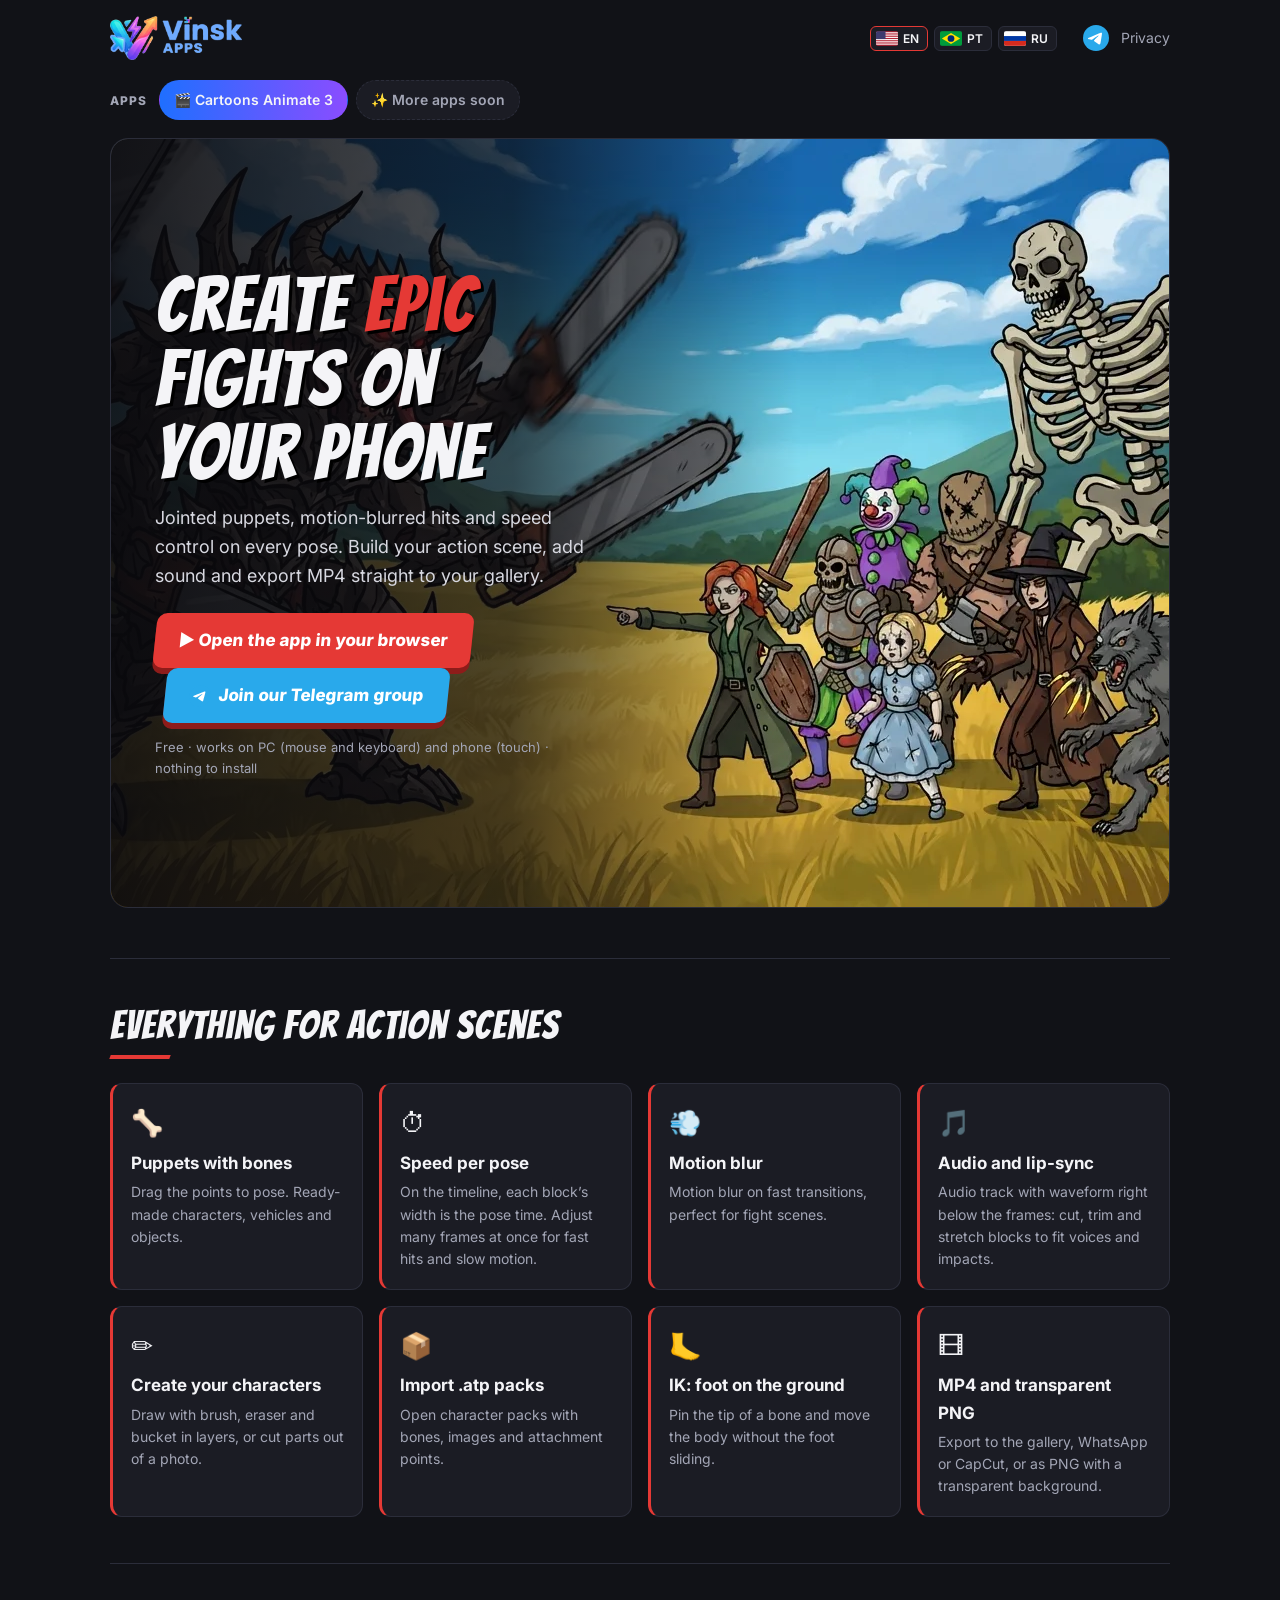
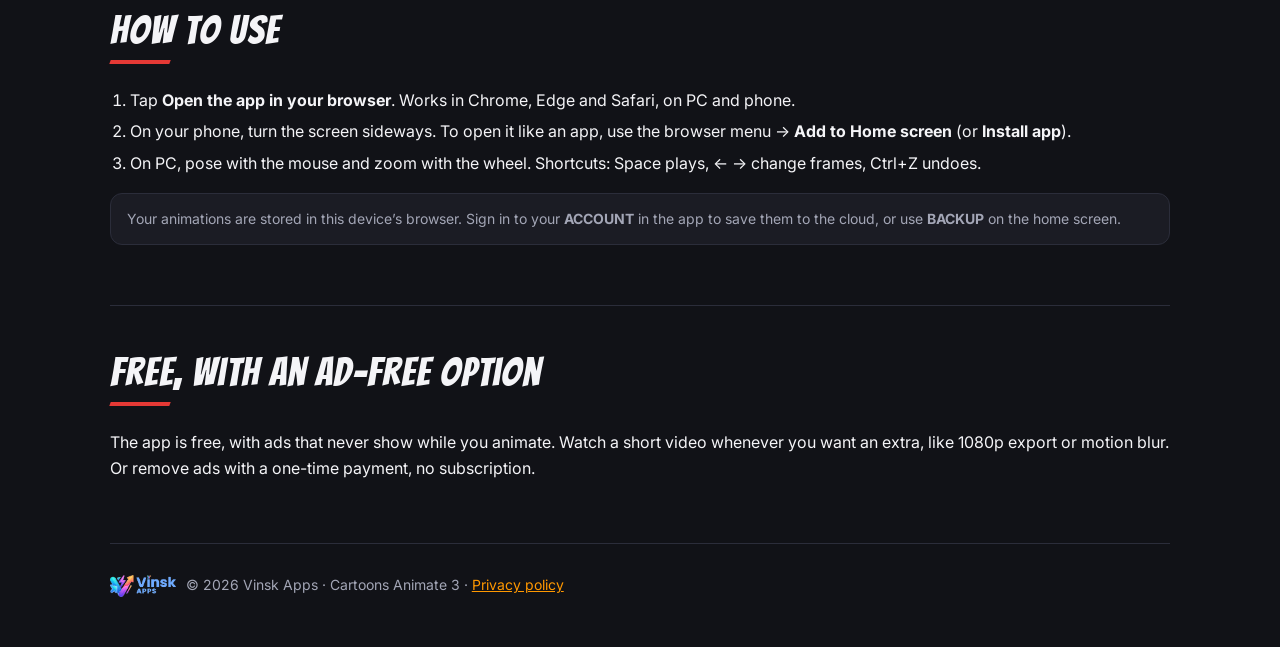
<file: index.html>
<!doctype html>
<html lang="pt-BR">
<head>
<meta charset="utf-8">
<script async src="gtag.js"></script>
<meta name="google-adsense-account" content="ca-pub-1023206547211800">
<meta name="viewport" content="width=device-width, initial-scale=1">
<title>Cartoons Animate 3 — cenas de ação 2D no celular</title>
<meta name="description" content="Crie lutas e cenas de ação 2D no celular com bonecos articulados, timeline com controle de velocidade, motion blur, áudio e exportação em MP4.">
<meta property="og:title" content="Cartoons Animate 3 — cenas de ação 2D no celular">
<meta property="og:description" content="Bonecos com ossos, timeline com velocidade por pose, motion blur, lip-sync e exportação MP4. Grátis para Android.">
<link rel="icon" href="favicon.png">
<link rel="preconnect" href="https://fonts.googleapis.com"><link rel="preconnect" href="https://fonts.gstatic.com" crossorigin>
<link href="https://fonts.googleapis.com/css2?family=Bangers&family=Inter:wght@400;600;800&display=swap" rel="stylesheet">
<style>
  :root { --bg: #111217; --panel: #1b1c24; --ink: #f4f4f7; --muted: #a3a6b6; --red: #E53935; --orange: #FF9800; --cyan: #29B6F6; --line: #2b2d3a; }
  * { box-sizing: border-box; }
  body { margin: 0; background: var(--bg); color: var(--ink); font: 16px/1.6 Inter, system-ui, sans-serif; }
  a { color: var(--orange); }
  .wrap { max-width: 1100px; margin: 0 auto; padding: 0 20px; }
  nav { display: flex; align-items: center; gap: 12px; padding: 16px 0; }
  .logo { font: 28px/1 Bangers, Impact, sans-serif; letter-spacing: 1px; display: flex; align-items: center; gap: 10px; }
  .logo i { width: 36px; height: 36px; border-radius: 8px; background: var(--red); display: grid; place-items: center; font: 800 16px Inter, sans-serif; font-style: normal; color: #fff; transform: skew(-8deg); }
  nav .sp { flex: 1; } nav a { color: var(--muted); text-decoration: none; font-size: 14px; }
  .hero { position: relative; border-radius: 18px; overflow: hidden; border: 1px solid var(--line); margin-bottom: 50px; }
  .hero img { display: block; width: 100%; aspect-ratio: 16/9; object-fit: cover; }
  .hero::after { content: ''; position: absolute; inset: 0; background: linear-gradient(90deg, rgba(10,10,14,.92) 0%, rgba(10,10,14,.7) 38%, rgba(10,10,14,0) 65%); pointer-events: none; }
  .hero .copy { position: absolute; z-index: 1; left: 0; top: 0; bottom: 0; width: min(50%, 520px); padding: clamp(18px, 4vw, 44px); display: flex; flex-direction: column; justify-content: center; }
  h1 { font: clamp(40px, 6.4vw, 78px)/.95 Bangers, Impact, sans-serif; letter-spacing: 1.5px; margin: 0 0 14px; text-shadow: 3px 3px 0 #000; }
  h1 span { color: var(--red); }
  .lead { color: #d7d8e0; font-size: clamp(14px, 1.6vw, 18px); margin: 0 0 22px; }
  .btn { display: inline-flex; align-self: flex-start; align-items: center; gap: 10px; background: var(--red); color: #fff; text-decoration: none; font-weight: 800; padding: 14px 24px; border-radius: 10px; font-size: 17px; box-shadow: 0 6px 0 #8e1c1a; transform: skew(-6deg); }
  .btn:hover { background: #f04b47; } .btn:active { transform: skew(-6deg) translateY(4px); box-shadow: 0 2px 0 #8e1c1a; }
  .meta { color: var(--muted); font-size: 13px; margin-top: 14px; }
  section { padding: 46px 0; border-top: 1px solid var(--line); }
  h2 { font: 40px/1 Bangers, Impact, sans-serif; letter-spacing: 1px; margin: 0 0 24px; }
  h2::after { content: ''; display: block; width: 60px; height: 4px; background: var(--red); margin-top: 10px; transform: skew(-20deg); }
  .feats { display: grid; grid-template-columns: repeat(auto-fill, minmax(240px, 1fr)); gap: 16px; }
  .feat { background: var(--panel); border: 1px solid var(--line); border-left: 3px solid var(--red); border-radius: 12px; padding: 18px; }
  .feat .ic { font-size: 26px; } .feat h3 { margin: 6px 0 4px; font-size: 17px; } .feat p { margin: 0; color: var(--muted); font-size: 14px; }
  ol.steps { padding-left: 20px; } ol.steps li { margin: 6px 0; }
  .note { background: var(--panel); border: 1px solid var(--line); border-radius: 12px; padding: 14px 16px; color: var(--muted); font-size: 14px; }
  footer { padding: 30px 0 50px; color: var(--muted); font-size: 14px; border-top: 1px solid var(--line); }
  @media (max-width: 760px) {
    .hero::after { background: linear-gradient(0deg, rgba(10,10,14,.95) 0%, rgba(10,10,14,.4) 70%, rgba(10,10,14,0) 100%); }
    .hero img { aspect-ratio: 4/5; object-position: 30% center; }
    .hero .copy { width: 100%; top: auto; }
  }
</style>
</head>
<body>
<div class="wrap">
  <nav><a class="brand" href="./" title="Vinsk Apps"><img src="logo-light.png" alt="Vinsk Apps"></a><div class="sp"></div><span id="langs"></span><a class="tg-nav" href="https://t.me/+FSHwICAIk741MDMx" target="_blank" rel="noopener" title="Telegram"><img src="telegram.svg" alt="Telegram"></a><a href="privacidade.html" data-t="priv">Privacidade</a></nav>
  <!-- Barra de apps: para adicionar um app novo, inclua uma linha na lista APPS no script no fim da página -->
  <div class="appbar" id="appbar" aria-label="Apps"></div>

  <div class="hero">
    <img src="hero.webp" alt="Monstro de motosserras enfrenta um grupo de monstros em animação 2D" width="1376" height="768">
    <div class="copy">
      <h1 data-t="h1">Crie lutas <span>épicas</span> no celular</h1>
      <p class="lead" data-t="lead">Bonecos articulados, golpes com motion blur e controle de velocidade em cada pose. Monte sua cena de ação, coloque som e exporte em MP4 direto para a galeria.</p>
      <a class="btn" id="dl" href="app/" data-t="btn">▶ Abrir o app no navegador</a>
      <a class="btn tg-btn" href="https://t.me/+FSHwICAIk741MDMx" target="_blank" rel="noopener"><img src="telegram.svg" alt=""> <span data-t="tg">Entre no grupo do Telegram</span></a>
      <div class="meta" data-t="meta">Grátis · funciona no PC (mouse e teclado) e no celular (toque) · sem instalar nada</div>
    </div>
  </div>

  <section>
    <h2 data-t="h2a">Tudo para cenas de ação</h2>
    <div class="feats">
      <div class="feat"><div class="ic">🦴</div><h3 data-t="f1t">Bonecos com ossos</h3><p data-t="f1p">Arraste os pontos para posar. Personagens, veículos e objetos prontos para usar.</p></div>
      <div class="feat"><div class="ic">⏱</div><h3 data-t="f2t">Velocidade por pose</h3><p data-t="f2p">Na timeline, a largura de cada bloco é o tempo da pose. Ajuste vários quadros de uma vez para golpes rápidos e câmera lenta.</p></div>
      <div class="feat"><div class="ic">💨</div><h3 data-t="f3t">Motion blur</h3><p data-t="f3p">Desfoque de movimento nas transições rápidas, ideal para cenas de luta.</p></div>
      <div class="feat"><div class="ic">🎵</div><h3 data-t="f4t">Áudio e lip-sync</h3><p data-t="f4p">Faixa de áudio com forma de onda logo abaixo dos quadros: corte, apare e estique os blocos para encaixar falas e impactos.</p></div>
      <div class="feat"><div class="ic">✏</div><h3 data-t="f5t">Crie seus personagens</h3><p data-t="f5p">Desenhe com pincel, borracha e balde em camadas, ou recorte partes de uma foto.</p></div>
      <div class="feat"><div class="ic">📦</div><h3 data-t="f6t">Importe packs .atp</h3><p data-t="f6p">Abra pacotes de personagens com ossos, imagens e pontos de encaixe.</p></div>
      <div class="feat"><div class="ic">🦶</div><h3 data-t="f7t">IK: pé no chão</h3><p data-t="f7p">Trave a ponta de um osso e mova o corpo sem o pé escorregar.</p></div>
      <div class="feat"><div class="ic">🎞</div><h3 data-t="f8t">MP4 e PNG transparente</h3><p data-t="f8p">Exporte para a galeria, WhatsApp ou CapCut, ou em PNG com fundo transparente.</p></div>
    </div>
  </section>

  <section>
    <h2 data-t="h2b">Como usar</h2>
    <ol class="steps">
      <li data-t="li1">Toque em <b>Abrir o app no navegador</b>. Funciona no Chrome, Edge e Safari, no PC e no celular.</li>
      <li data-t="li2">No celular, deite a tela. Para abrir como um app, use o menu do navegador → <b>Adicionar à tela inicial</b> (ou <b>Instalar app</b>).</li>
      <li data-t="li3">No PC, use o mouse para posar e a roda para dar zoom. Atalhos: Espaço joga, ← → trocam de quadro, Ctrl+Z desfaz.</li>
    </ol>
    <p class="note" data-t="note">Suas animações ficam guardadas no navegador deste aparelho. Entre na sua <b>CONTA</b> no app para salvar na nuvem, ou use <b>BACKUP</b> na tela inicial.</p>
  </section>

  <section>
    <h2 data-t="h2c">Grátis, com uma opção sem anúncios</h2>
    <p data-t="free">O app é gratuito, com anúncios que nunca aparecem enquanto você anima. Você pode assistir a um vídeo curto quando quiser liberar algo extra, como exportar em 1080p ou usar o motion blur. Quem preferir pode remover os anúncios com um pagamento único, sem assinatura.</p>
  </section>

  <footer><img class="foot-logo" src="logo-light.png" alt="Vinsk Apps"> © <span id="y"></span> Vinsk Apps · Cartoons Animate 3 · <a href="privacidade.html" data-t="priv2">Política de privacidade</a></footer>
</div>
<script>document.getElementById('y').textContent = new Date().getFullYear();</script>
<style>
#langs { display: inline-flex; gap: 6px; margin-right: 14px; }
#langs button { display: inline-flex; align-items: center; gap: 5px; background: var(--panel); color: var(--ink); border: 1px solid var(--line); border-radius: 6px; padding: 4px 8px 4px 5px; font: 600 12px Inter, sans-serif; cursor: pointer; }
#langs button.on { border-color: var(--red); }
.brand img { display: block; height: 44px; width: auto; }
.appbar { display: flex; gap: 8px; overflow-x: auto; padding: 4px 0 18px; scrollbar-width: none; }
.appbar::-webkit-scrollbar { display: none; }
.appbar a { flex: none; display: inline-flex; align-items: center; gap: 8px; padding: 8px 14px; border-radius: 999px; background: var(--panel); border: 1px solid var(--line); color: var(--ink); text-decoration: none; font-size: 14px; font-weight: 600; white-space: nowrap; }
.appbar a:hover { border-color: #4C8DFF; }
.appbar a.on { background: linear-gradient(90deg, #1f6fff, #8a4dff); border-color: transparent; }
.appbar a.soon { color: var(--muted); border-style: dashed; pointer-events: none; }
.appbar .lbl { color: var(--muted); font-size: 12px; font-weight: 800; letter-spacing: .08em; text-transform: uppercase; align-self: center; margin-right: 4px; flex: none; }
.tg-nav img { display: block; width: 26px; height: 26px; }
.tg-btn { background: #29A9EB !important; margin-left: 10px; display: inline-flex; align-items: center; gap: 8px; }
.tg-btn img { width: 22px; height: 22px; }
@media (max-width: 560px) { .tg-btn { margin: 10px 0 0; } }
.foot-logo { height: 22px; vertical-align: middle; margin-right: 6px; }
@media (max-width: 560px) { .brand img { height: 34px; } #langs button { padding: 3px 5px; } }
#langs svg { width: 22px; height: 15px; border-radius: 2px; display: block; }
</style>
<script>
(function () {
  var D = {"en": {"tg": "Join our Telegram group", "h1": "Create <span>epic</span> fights on your phone", "lead": "Jointed puppets, motion-blurred hits and speed control on every pose. Build your action scene, add sound and export MP4 straight to your gallery.", "btn": "▶ Open the app in your browser", "meta": "Free · works on PC (mouse and keyboard) and phone (touch) · nothing to install", "h2a": "Everything for action scenes", "f1t": "Puppets with bones", "f1p": "Drag the points to pose. Ready-made characters, vehicles and objects.", "f2t": "Speed per pose", "f2p": "On the timeline, each block’s width is the pose time. Adjust many frames at once for fast hits and slow motion.", "f3t": "Motion blur", "f3p": "Motion blur on fast transitions, perfect for fight scenes.", "f4t": "Audio and lip-sync", "f4p": "Audio track with waveform right below the frames: cut, trim and stretch blocks to fit voices and impacts.", "f5t": "Create your characters", "f5p": "Draw with brush, eraser and bucket in layers, or cut parts out of a photo.", "f6t": "Import .atp packs", "f6p": "Open character packs with bones, images and attachment points.", "f7t": "IK: foot on the ground", "f7p": "Pin the tip of a bone and move the body without the foot sliding.", "f8t": "MP4 and transparent PNG", "f8p": "Export to the gallery, WhatsApp or CapCut, or as PNG with a transparent background.", "h2b": "How to use", "li1": "Tap <b>Open the app in your browser</b>. Works in Chrome, Edge and Safari, on PC and phone.", "li2": "On your phone, turn the screen sideways. To open it like an app, use the browser menu → <b>Add to Home screen</b> (or <b>Install app</b>).", "li3": "On PC, pose with the mouse and zoom with the wheel. Shortcuts: Space plays, ← → change frames, Ctrl+Z undoes.", "note": "Your animations are stored in this device’s browser. Sign in to your <b>ACCOUNT</b> in the app to save them to the cloud, or use <b>BACKUP</b> on the home screen.", "h2c": "Free, with an ad-free option", "free": "The app is free, with ads that never show while you animate. Watch a short video whenever you want an extra, like 1080p export or motion blur. Or remove ads with a one-time payment, no subscription.", "priv": "Privacy", "priv2": "Privacy policy"}, "ru": {"tg": "Вступайте в группу в Telegram", "h1": "Создавайте <span>эпичные</span> драки на телефоне", "lead": "Шарнирные персонажи, удары с размытием движения и скорость каждой позы. Соберите экшен-сцену, добавьте звук и экспортируйте MP4 прямо в галерею.", "btn": "▶ Открыть приложение в браузере", "meta": "Бесплатно · ПК (мышь и клавиатура) и телефон (касания) · ничего не нужно устанавливать", "h2a": "Всё для экшен-сцен", "f1t": "Персонажи с костями", "f1p": "Тяните точки, чтобы ставить позы. Готовые персонажи, транспорт и предметы.", "f2t": "Скорость каждой позы", "f2p": "На таймлайне ширина блока — это время позы. Меняйте сразу много кадров для быстрых ударов и замедления.", "f3t": "Размытие движения", "f3p": "Размытие на быстрых переходах — идеально для драк.", "f4t": "Звук и липсинк", "f4p": "Аудиодорожка с волной под кадрами: режьте, обрезайте и растягивайте блоки под голос и удары.", "f5t": "Создавайте персонажей", "f5p": "Рисуйте кистью, ластиком и заливкой по слоям или вырезайте части из фото.", "f6t": "Импорт паков .atp", "f6p": "Открывайте паки персонажей с костями, изображениями и точками крепления.", "f7t": "IK: нога на земле", "f7p": "Закрепите конец кости и двигайте тело — нога не скользит.", "f8t": "MP4 и прозрачный PNG", "f8p": "Экспорт в галерею, WhatsApp или CapCut, либо PNG с прозрачным фоном.", "h2b": "Как пользоваться", "li1": "Нажмите <b>Открыть приложение в браузере</b>. Работает в Chrome, Edge и Safari на ПК и телефоне.", "li2": "На телефоне поверните экран. Чтобы открыть как приложение: меню браузера → <b>Добавить на главный экран</b> (или <b>Установить</b>).", "li3": "На ПК позируйте мышью, масштаб — колесом. Клавиши: Пробел — играть, ← → — кадры, Ctrl+Z — отменить.", "note": "Анимации хранятся в браузере этого устройства. Войдите в <b>АККАУНТ</b> в приложении, чтобы хранить их в облаке, или используйте <b>КОПИЯ</b> на главном экране.", "h2c": "Бесплатно, с вариантом без рекламы", "free": "Приложение бесплатное, реклама никогда не мешает анимировать. Посмотрите короткое видео, чтобы открыть экстра-функции, например экспорт 1080p или размытие. Или уберите рекламу разовым платежом, без подписки.", "priv": "Конфиденциальность", "priv2": "Политика конфиденциальности"}, "es": {"h1": "Crea peleas <span>épicas</span> en tu teléfono", "lead": "Muñecos articulados, golpes con desenfoque de movimiento y control de velocidad en cada pose. Arma tu escena de acción, añade sonido y exporta en MP4 directo a tu galería.", "btn": "▶ Abrir la app en el navegador", "meta": "Gratis · en PC (ratón y teclado) y en el móvil (táctil) · sin instalar nada", "h2a": "Todo para escenas de acción", "f1t": "Muñecos con huesos", "f1p": "Arrastra los puntos para posar. Personajes, vehículos y objetos listos para usar.", "f2t": "Velocidad por pose", "f2p": "En la línea de tiempo, el ancho de cada bloque es el tiempo de la pose. Ajusta muchos cuadros a la vez para golpes rápidos y cámara lenta.", "f3t": "Desenfoque de movimiento", "f3p": "Desenfoque en las transiciones rápidas, ideal para peleas.", "f4t": "Audio y lip-sync", "f4p": "Pista de audio con forma de onda bajo los cuadros: corta, recorta y estira bloques para encajar voces e impactos.", "f5t": "Crea tus personajes", "f5p": "Dibuja con pincel, borrador y relleno en capas, o recorta partes de una foto.", "f6t": "Importa packs .atp", "f6p": "Abre packs de personajes con huesos, imágenes y puntos de enganche.", "f7t": "IK: pie en el suelo", "f7p": "Fija la punta de un hueso y mueve el cuerpo sin que el pie resbale.", "f8t": "MP4 y PNG transparente", "f8p": "Exporta a la galería, WhatsApp o CapCut, o en PNG con fondo transparente.", "h2b": "Cómo usar", "li1": "Toca <b>Abrir la app en el navegador</b>. Funciona en Chrome, Edge y Safari, en PC y móvil.", "li2": "En el móvil, gira la pantalla. Para abrirla como app, usa el menú del navegador → <b>Añadir a pantalla de inicio</b> (o <b>Instalar app</b>).", "li3": "En PC, posa con el ratón y haz zoom con la rueda. Atajos: Espacio reproduce, ← → cambian de cuadro, Ctrl+Z deshace.", "note": "Tus animaciones se guardan en el navegador de este dispositivo. Entra en tu <b>CUENTA</b> en la app para guardarlas en la nube, o usa <b>COPIA</b> en la pantalla de inicio.", "h2c": "Gratis, con opción sin anuncios", "free": "La app es gratis, con anuncios que nunca aparecen mientras animas. Mira un video corto cuando quieras un extra, como exportar en 1080p o el desenfoque. O quita los anuncios con un pago único, sin suscripción.", "priv": "Privacidad", "priv2": "Política de privacidad"}, "th": {"h1": "สร้างฉากต่อสู้<span>สุดมันส์</span>บนมือถือ", "lead": "ตัวละครข้อต่อ หมัดพร้อมโมชันเบลอ และปรับความเร็วได้ทุกท่า สร้างฉากแอ็กชัน ใส่เสียง แล้วส่งออก MP4 ลงแกลเลอรีได้ทันที", "btn": "▶ เปิดแอปในเบราว์เซอร์", "meta": "ฟรี · ใช้ได้บน PC (เมาส์และคีย์บอร์ด) และมือถือ (สัมผัส) · ไม่ต้องติดตั้ง", "h2a": "ครบทุกอย่างสำหรับฉากแอ็กชัน", "f1t": "ตัวละครมีกระดูก", "f1p": "ลากจุดเพื่อจัดท่า มีตัวละคร ยานพาหนะ และวัตถุพร้อมใช้", "f2t": "ความเร็วแต่ละท่า", "f2p": "บนไทม์ไลน์ ความกว้างของบล็อกคือเวลาของท่า ปรับหลายเฟรมพร้อมกันเพื่อหมัดเร็วและสโลว์โมชัน", "f3t": "โมชันเบลอ", "f3p": "เบลอการเคลื่อนไหวในช่วงเปลี่ยนเร็ว เหมาะกับฉากต่อสู้", "f4t": "เสียงและลิปซิงก์", "f4p": "แทร็กเสียงพร้อมรูปคลื่นใต้เฟรม: ตัด เล็ม และยืดบล็อกให้พอดีกับเสียงพูดและเสียงกระแทก", "f5t": "สร้างตัวละครเอง", "f5p": "วาดด้วยแปรง ยางลบ และถังสีแบบเลเยอร์ หรือตัดส่วนจากรูปถ่าย", "f6t": "นำเข้าแพ็ก .atp", "f6p": "เปิดแพ็กตัวละครพร้อมกระดูก รูป และจุดยึด", "f7t": "IK: เท้าติดพื้น", "f7p": "ล็อกปลายกระดูกแล้วขยับตัวโดยเท้าไม่ลื่น", "f8t": "MP4 และ PNG โปร่งใส", "f8p": "ส่งออกลงแกลเลอรี WhatsApp หรือ CapCut หรือเป็น PNG พื้นหลังโปร่งใส", "h2b": "วิธีใช้", "li1": "แตะ <b>เปิดแอปในเบราว์เซอร์</b> ใช้ได้บน Chrome, Edge และ Safari ทั้ง PC และมือถือ", "li2": "บนมือถือ ให้หมุนจอเป็นแนวนอน หากต้องการเปิดแบบแอป ใช้เมนูเบราว์เซอร์ → <b>เพิ่มลงในหน้าจอหลัก</b> (หรือ <b>ติดตั้งแอป</b>)", "li3": "บน PC ใช้เมาส์จัดท่าและล้อเมาส์ซูม คีย์ลัด: Space เล่น, ← → เปลี่ยนเฟรม, Ctrl+Z เลิกทำ", "note": "แอนิเมชันถูกเก็บในเบราว์เซอร์ของเครื่องนี้ เข้าสู่ <b>บัญชี</b> ในแอปเพื่อเก็บบนคลาวด์ หรือใช้ <b>สำรองข้อมูล</b> ที่หน้าแรก", "h2c": "ฟรี พร้อมตัวเลือกไม่มีโฆษณา", "free": "แอปใช้ฟรี โฆษณาไม่แสดงระหว่างที่คุณทำแอนิเมชัน ดูวิดีโอสั้นเมื่ออยากปลดล็อกของพิเศษ เช่น ส่งออก 1080p หรือโมชันเบลอ หรือจ่ายครั้งเดียวเพื่อลบโฆษณา ไม่มีรายเดือน", "priv": "ความเป็นส่วนตัว", "priv2": "นโยบายความเป็นส่วนตัว"}};
  var FL = { us: '<svg viewBox="0 0 30 20"><rect width="30" height="20" fill="#B22234"/><g fill="#fff"><rect y="1.5" width="30" height="1.5"/><rect y="4.6" width="30" height="1.5"/><rect y="7.7" width="30" height="1.5"/><rect y="10.8" width="30" height="1.5"/><rect y="13.8" width="30" height="1.5"/><rect y="16.9" width="30" height="1.5"/></g><rect width="13" height="10.8" fill="#3C3B6E"/></svg>',
    br: '<svg viewBox="0 0 30 20"><rect width="30" height="20" fill="#009C3B"/><path d="M15 2.5 27.5 10 15 17.5 2.5 10z" fill="#FFDF00"/><circle cx="15" cy="10" r="4.6" fill="#002776"/></svg>',
    ru: '<svg viewBox="0 0 30 20"><rect width="30" height="20" fill="#fff"/><rect y="6.67" width="30" height="6.67" fill="#0039A6"/><rect y="13.33" width="30" height="6.67" fill="#D52B1E"/></svg>' };
  var saved = null; try { saved = JSON.parse(localStorage.getItem('ca3.lang')); } catch (e) {}
  var lang = saved || ((navigator.languages || [navigator.language || 'en']).map(function (l) { return String(l).toLowerCase().split('-')[0]; }).filter(function (c) { return c === 'pt' || D[c]; })[0]) || 'en';
  document.documentElement.lang = lang;
  if (D[lang]) document.querySelectorAll('[data-t]').forEach(function (e) { var v = D[lang][e.getAttribute('data-t')]; if (v) e.innerHTML = v; });
  // ----- barra de apps da Vinsk Apps (adicione os próximos apps aqui) -----
  var APPS = [
    { name: 'Cartoons Animate 3', icon: '🎬', href: 'app/', current: true },
    { name: { pt: 'Novos apps em breve', en: 'More apps soon', ru: 'Скоро новые приложения' }, icon: '✨', soon: true }
  ];
  var L = { pt: 'Apps', en: 'Apps', ru: 'Приложения' };
  var bar = document.getElementById('appbar'), lb = document.createElement('span');
  lb.className = 'lbl'; lb.textContent = L[lang] || L.en; bar.appendChild(lb);
  APPS.forEach(function (a) {
    var el = document.createElement('a'), nm = typeof a.name === 'string' ? a.name : (a.name[lang] || a.name.en);
    el.href = a.href || '#'; el.className = a.current ? 'on' : a.soon ? 'soon' : '';
    el.textContent = a.icon + ' ' + nm; bar.appendChild(el);
  });
  var box = document.getElementById('langs');
  [['en', 'us', 'English'], ['pt', 'br', 'Português'], ['ru', 'ru', 'Русский']].forEach(function (x) {
    var b = document.createElement('button'); b.className = x[0] === lang ? 'on' : ''; b.title = x[2]; b.setAttribute('aria-label', x[2]);
    b.innerHTML = FL[x[1]] + x[0].toUpperCase();
    b.onclick = function () { try { localStorage.setItem('ca3.lang', JSON.stringify(x[0])); } catch (e) {} location.reload(); };
    box.appendChild(b);
  });
})();
</script>
</body>
</html>
</file>
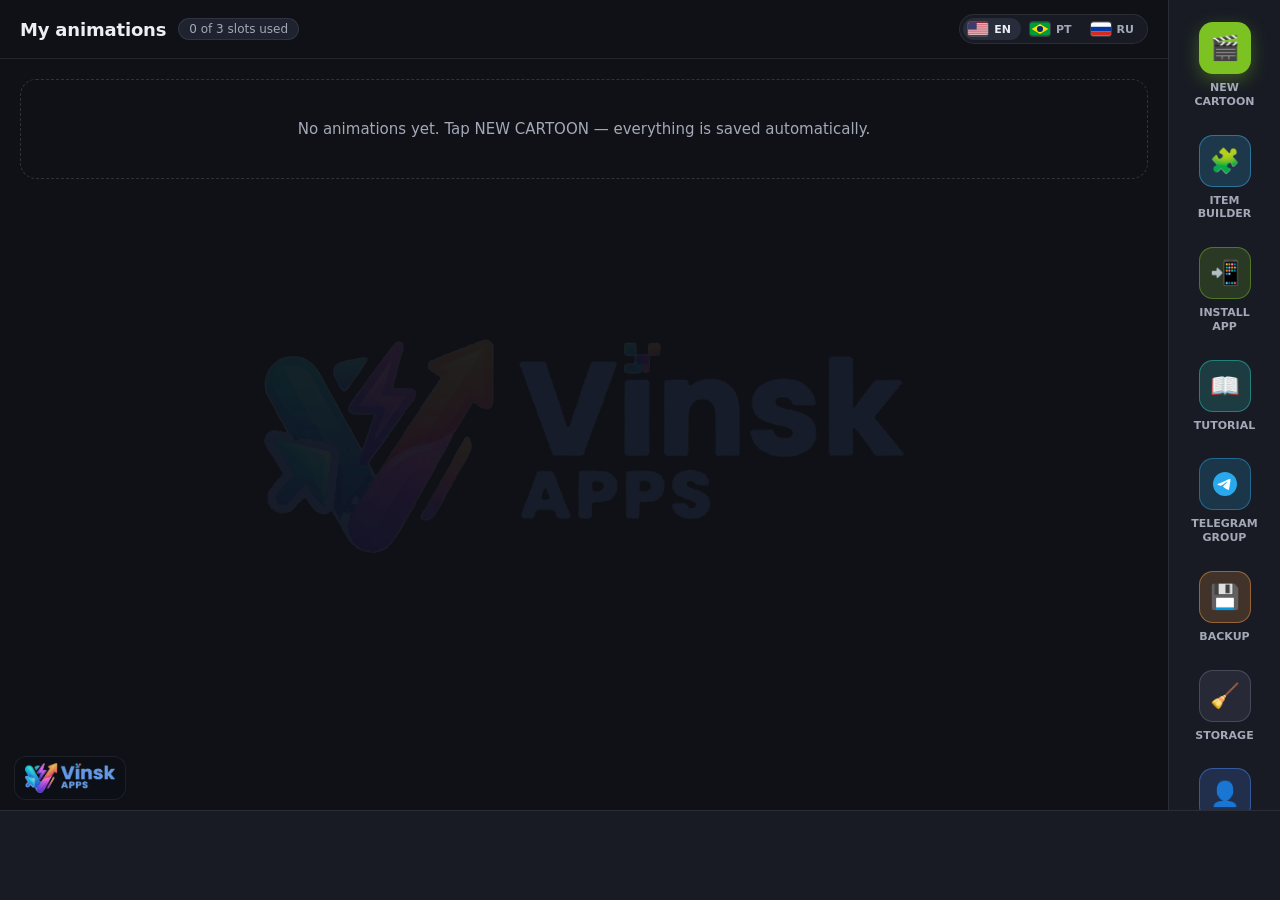
<file: app/index.html>
<!doctype html>
<html lang="pt-BR">
<head>
<meta charset="utf-8">
<meta name="google-adsense-account" content="ca-pub-1023206547211800">
<meta http-equiv="Content-Security-Policy" content="default-src 'self'; script-src 'self' https://www.googletagmanager.com https://googleads.g.doubleclick.net https://www.googleadservices.com; style-src 'self' 'unsafe-inline'; img-src 'self' blob: data: https://www.google.com https://www.google.com.br https://googleads.g.doubleclick.net https://ad.doubleclick.net https://www.googletagmanager.com; media-src 'self' blob: data:; connect-src 'self' https://xpvfjphipzzdinazycsy.supabase.co https://www.google.com https://google.com https://googleads.g.doubleclick.net https://ad.doubleclick.net https://www.googleadservices.com https://www.googletagmanager.com https://*.google-analytics.com blob: data:; frame-src 'self' https://td.doubleclick.net https://www.googletagmanager.com; worker-src 'self' blob:; object-src 'none'; base-uri 'self'; form-action 'none'">
<meta name="referrer" content="strict-origin-when-cross-origin">
<meta name="viewport" content="width=device-width, initial-scale=1, maximum-scale=1, user-scalable=no">
<title>Cartoons Animate 3</title>
<link rel="stylesheet" href="style.css">
<link rel="manifest" href="manifest.json">
<meta name="theme-color" content="#2a2a33">
<link rel="icon" href="icons/icon-192.png">
<link rel="apple-touch-icon" href="icons/maskable-512.png">
<meta name="apple-mobile-web-app-capable" content="yes">
<meta name="description" content="Crie animações 2D com bonecos articulados direto no navegador, no PC ou no celular.">
</head>
<body>
<div id="app"></div>
<div id="modal-root"></div>
<script src="gtag.js"></script>
<script src="lib/jszip.min.js"></script>
<script src="lib/mp4-muxer.js"></script>
<script src="config.js"></script>
<script src="i18n.js"></script>
<script src="core.js"></script>
<script src="scene.js"></script>
<script src="audio.js"></script>
<script src="paint.js"></script>
<script src="tools.js"></script>
<script src="webads.js"></script>
<script src="monet.js"></script>
<script src="cloud.js"></script>
<script src="tutorial.js"></script>
<script src="app.js"></script>
<div id="rotate"><div style="font-size:54px">📱↻</div><div data-i18n>Gire o celular para a horizontal</div><button id="fs-btn" data-i18n>Tela cheia na horizontal</button></div>
<script src="boot.js"></script>
</body>
</html>
</file>
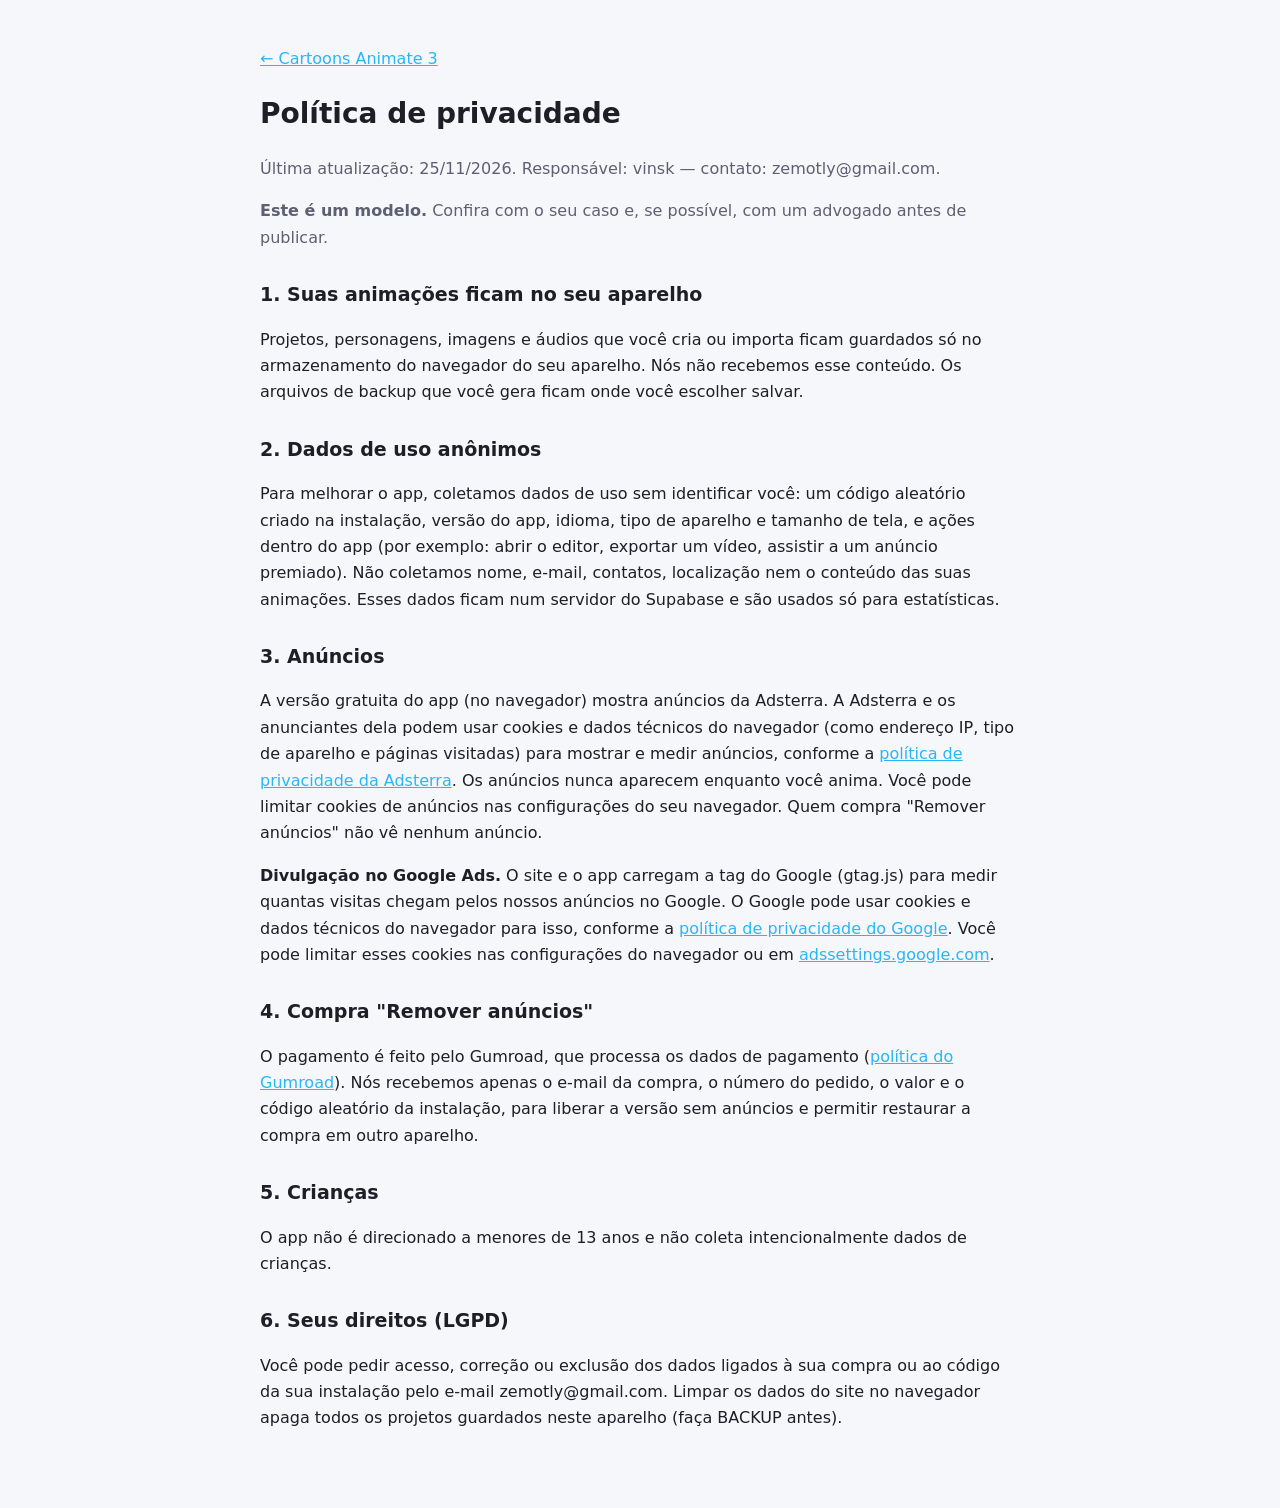
<file: privacidade.html>
<!doctype html>
<html lang="pt-BR">
<head>
<meta charset="utf-8">
<meta name="google-adsense-account" content="ca-pub-1023206547211800">
<meta name="viewport" content="width=device-width, initial-scale=1">
<title>Privacidade — Cartoons Animate 3</title>
<style>
  :root { --bg: #f6f7fb; --ink: #1d1e26; --muted: #5d6072; }
  @media (prefers-color-scheme: dark) { :root:not([data-theme="light"]) { --bg: #1d1e26; --ink: #f2f3f7; --muted: #a6a9b8; } }
  body { margin: 0; background: var(--bg); color: var(--ink); font: 16px/1.65 system-ui, sans-serif; }
  main { max-width: 760px; margin: 0 auto; padding: 30px 20px 60px; }
  h1 { font-size: 28px; } h2 { font-size: 19px; margin-top: 28px; } .muted { color: var(--muted); }
  a { color: #29B6F6; }
</style>
</head>
<body>
<main>
<p><a href="index.html">← Cartoons Animate 3</a></p>
<h1>Política de privacidade</h1>
<p class="muted">Última atualização: 25/11/2026. Responsável: vinsk — contato: zemotly@gmail.com.</p>
<p class="muted"><b>Este é um modelo.</b> Confira com o seu caso e, se possível, com um advogado antes de publicar.</p>

<h2>1. Suas animações ficam no seu aparelho</h2>
<p>Projetos, personagens, imagens e áudios que você cria ou importa ficam guardados só no armazenamento do navegador do seu aparelho. Nós não recebemos esse conteúdo. Os arquivos de backup que você gera ficam onde você escolher salvar.</p>

<h2>2. Dados de uso anônimos</h2>
<p>Para melhorar o app, coletamos dados de uso sem identificar você: um código aleatório criado na instalação, versão do app, idioma, tipo de aparelho e tamanho de tela, e ações dentro do app (por exemplo: abrir o editor, exportar um vídeo, assistir a um anúncio premiado). Não coletamos nome, e-mail, contatos, localização nem o conteúdo das suas animações. Esses dados ficam num servidor do Supabase e são usados só para estatísticas.</p>

<h2>3. Anúncios</h2>
<p>A versão gratuita do app (no navegador) mostra anúncios da Adsterra. A Adsterra e os anunciantes dela podem usar cookies e dados técnicos do navegador (como endereço IP, tipo de aparelho e páginas visitadas) para mostrar e medir anúncios, conforme a <a href="https://adsterra.com/privacy-policy/" target="_blank" rel="noopener">política de privacidade da Adsterra</a>. Os anúncios nunca aparecem enquanto você anima. Você pode limitar cookies de anúncios nas configurações do seu navegador. Quem compra "Remover anúncios" não vê nenhum anúncio.</p>

<p><b>Divulgação no Google Ads.</b> O site e o app carregam a tag do Google (gtag.js) para medir quantas visitas chegam pelos nossos anúncios no Google. O Google pode usar cookies e dados técnicos do navegador para isso, conforme a <a href="https://policies.google.com/privacy" target="_blank" rel="noopener">política de privacidade do Google</a>. Você pode limitar esses cookies nas configurações do navegador ou em <a href="https://adssettings.google.com" target="_blank" rel="noopener">adssettings.google.com</a>.</p>
<h2>4. Compra "Remover anúncios"</h2>
<p>O pagamento é feito pelo Gumroad, que processa os dados de pagamento (<a href="https://gumroad.com/privacy" target="_blank" rel="noopener">política do Gumroad</a>). Nós recebemos apenas o e-mail da compra, o número do pedido, o valor e o código aleatório da instalação, para liberar a versão sem anúncios e permitir restaurar a compra em outro aparelho.</p>

<h2>5. Crianças</h2>
<p>O app não é direcionado a menores de 13 anos e não coleta intencionalmente dados de crianças.</p>

<h2>6. Seus direitos (LGPD)</h2>
<p>Você pode pedir acesso, correção ou exclusão dos dados ligados à sua compra ou ao código da sua instalação pelo e-mail zemotly@gmail.com. Limpar os dados do site no navegador apaga todos os projetos guardados neste aparelho (faça BACKUP antes).</p>
</main>
</body>
</html>
</file>
<file: app/style.css>
/* ================= Design tokens ================= */
:root {
  /* superfícies (dark mode de estúdio) */
  --bg: #0F1117;          /* fundo principal */
  --bg-2: #12141C;        /* trilhos (timeline, palco) */
  --surface: #181B24;     /* painéis e barras laterais */
  --surface-2: #1F2330;   /* cards, controles */
  --surface-3: #282D3C;   /* hover */
  --line: rgba(255, 255, 255, 0.08);
  --line-strong: rgba(255, 255, 255, 0.14);
  /* texto */
  --ink: #ECEEF4; --ink-2: #A4A9B8; --ink-3: #6B7183;
  /* cores de ação (harmônicas) */
  --accent: #7CC223;      /* ação principal / criar */
  --select: #4C8DFF;      /* seleção / ativo */
  --play: #FF9F43;        /* reprodução */
  --violet: #9B6BFF; --cyan: #38BDF8; --rose: #FF5C7A; --teal: #2DD4BF; --amber: #FBBF24;
  /* compatibilidade com nomes antigos usados no código */
  --bar: var(--surface); --panel: var(--surface); --active: var(--select);
  --orange: var(--play); --green: var(--accent); --blue: var(--select); --red: var(--rose);
  --purple: var(--violet); --grey: var(--ink-3); --cream: #FFF6E0; --folder: var(--amber);
  /* forma e profundidade */
  --r-sm: 8px; --r-md: 12px; --r-lg: 16px;
  --shadow: 0 10px 30px rgba(0, 0, 0, .45);
  --font: Inter, "Plus Jakarta Sans", "Segoe UI", system-ui, -apple-system, Roboto, sans-serif;
}
* { box-sizing: border-box; -webkit-tap-highlight-color: transparent; }
html, body { margin: 0; height: 100%; background: var(--bg); color: var(--ink); font-family: var(--font); overflow: hidden; user-select: none; -webkit-font-smoothing: antialiased; }
#app { height: 100%; display: flex; }
canvas { display: block; touch-action: none; }
.num, .tabular { font-variant-numeric: tabular-nums; }
button { font-family: inherit; }
:focus-visible { outline: 2px solid var(--select); outline-offset: 2px; }

.col { display: flex; flex-direction: column; }
.row { display: flex; flex-direction: row; }
.scroll { overflow-y: auto; scrollbar-width: thin; scrollbar-color: var(--surface-3) transparent; }
.scroll::-webkit-scrollbar { width: 6px; height: 6px; }
.scroll::-webkit-scrollbar-thumb { background: var(--surface-3); border-radius: 3px; }

/* ================= Barras de ferramentas ================= */
.bar { width: 84px; flex: none; background: var(--surface); border-right: 1px solid var(--line); padding: 8px 6px; gap: 2px; }
.bar-sep { height: 1px; background: var(--line); margin: 6px 10px; flex: none; }
.panel { flex: none; background: var(--surface); border-right: 1px solid var(--line); }
.tool { display: flex; flex-direction: column; align-items: center; justify-content: center; gap: 4px; padding: 9px 4px; cursor: pointer; text-align: center; border-radius: var(--r-md); transition: background .15s, opacity .15s; flex: none; }
.tool .g { font-size: 22px; line-height: 1; width: 40px; height: 40px; display: flex; align-items: center; justify-content: center; border-radius: 10px; background: color-mix(in srgb, currentColor 14%, transparent); }
.tool .l { font-size: 10px; font-weight: 600; letter-spacing: .02em; white-space: pre-line; line-height: 1.25; color: var(--ink-2); }
.tool:hover { background: var(--surface-2); }
.tool:hover .l { color: var(--ink); }
.tool.on { background: color-mix(in srgb, var(--select) 18%, transparent); box-shadow: inset 0 0 0 1px color-mix(in srgb, var(--select) 55%, transparent); }
.tool.on .l { color: var(--ink); }
.tool.off { opacity: .3; pointer-events: auto; filter: grayscale(.6); }
.tool:active { transform: scale(.97); }

.menu-item { padding: 13px 18px; font-size: 14px; font-weight: 600; cursor: pointer; border-radius: var(--r-sm); margin: 2px 8px; color: var(--ink); }
.menu-item:hover { background: var(--surface-2); }
.folder { padding: 13px 14px; font-size: 14px; color: var(--amber); cursor: pointer; border-radius: var(--r-sm); margin: 2px 8px; }
.folder:hover { background: var(--surface-2); }
.lib-row { display: flex; align-items: center; padding: 6px 10px; cursor: pointer; color: var(--ink); font-size: 13px; gap: 10px; border-radius: var(--r-sm); margin: 2px 6px; }
.lib-row:hover { background: var(--surface-2); }
.lib-row canvas { background: #fff; border-radius: 6px; flex: none; }
.lib-head { background: var(--surface-2); color: var(--ink); padding: 12px 16px; font-size: 14px; font-weight: 600; cursor: pointer; border-bottom: 1px solid var(--line); }

/* ================= Tela inicial ================= */
.home-main { flex: 1; min-width: 0; display: flex; flex-direction: column; }
.home-head { display: flex; align-items: center; gap: 12px; flex-wrap: wrap; padding: 14px 20px; border-bottom: 1px solid var(--line); background: var(--bg); }
.home-head h1 { font-size: 18px; font-weight: 700; margin: 0; letter-spacing: -.01em; }
.home-head .slots { font-size: 12px; color: var(--ink-2); background: var(--surface-2); border: 1px solid var(--line); padding: 3px 10px; border-radius: 999px; font-variant-numeric: tabular-nums; }
.home-head .sp { flex: 1; }
.proj-grid { display: grid; grid-template-columns: repeat(auto-fill, minmax(190px, 1fr)); gap: 18px; padding: 20px; align-content: start; align-items: start; }
.proj-card { background: var(--surface); border: 1px solid var(--line); border-radius: var(--r-lg); overflow: hidden; cursor: pointer; transition: transform .15s, border-color .15s, box-shadow .15s; }
.proj-card:hover { transform: translateY(-2px); border-color: var(--line-strong); box-shadow: var(--shadow); }
.proj-thumb { aspect-ratio: 16 / 9; background: #fff; position: relative; overflow: hidden; border-bottom: 1px solid var(--line); }
.proj-thumb canvas { width: 100% !important; height: 100% !important; }
.proj-thumb.empty { background: radial-gradient(circle at 50% 40%, var(--surface-3), var(--surface-2)); display: flex; flex-direction: column; align-items: center; justify-content: center; gap: 4px; color: var(--ink-3); font-size: 12px; }
.proj-thumb.empty .ic { font-size: 26px; opacity: .7; }
.proj-info { display: flex; align-items: center; gap: 6px; padding: 10px 6px 10px 12px; }
.proj-info .t { flex: 1; min-width: 0; }
.proj-info .nm { font-size: 14px; font-weight: 600; white-space: nowrap; overflow: hidden; text-overflow: ellipsis; }
.proj-info .meta { font-size: 11px; color: var(--ink-2); margin-top: 2px; font-variant-numeric: tabular-nums; white-space: nowrap; overflow: hidden; text-overflow: ellipsis; }
.dots { font-size: 18px; padding: 6px 8px; cursor: pointer; color: var(--ink-2); border-radius: var(--r-sm); line-height: 1; }
.dots:hover { background: var(--surface-3); color: var(--ink); }
.proj-empty { grid-column: 1 / -1; color: var(--ink-2); padding: 40px 10px; font-size: 15px; text-align: center; border: 1px dashed var(--line-strong); border-radius: var(--r-lg); }

.side-nav { width: 112px; flex: none; background: var(--surface); border-left: 1px solid var(--line); padding: 12px 8px; gap: 6px; align-items: stretch; }
.side-btn { display: flex; flex-direction: column; align-items: center; gap: 7px; padding: 10px 4px; border-radius: var(--r-md); cursor: pointer; transition: background .15s; text-align: center; flex: none; }
.side-btn .ic { width: 52px; height: 52px; border-radius: 14px; display: flex; align-items: center; justify-content: center; font-size: 24px; background: color-mix(in srgb, var(--c) 18%, transparent); box-shadow: inset 0 0 0 1px color-mix(in srgb, var(--c) 45%, transparent); }
.side-btn .lb { font-size: 11px; font-weight: 600; color: var(--ink-2); white-space: pre-line; line-height: 1.25; }
.side-btn:hover { background: var(--surface-2); }
.side-btn:hover .lb { color: var(--ink); }
.side-btn.primary .ic { background: var(--c); box-shadow: 0 6px 18px color-mix(in srgb, var(--c) 35%, transparent); }

/* telas antigas (itens/construtor) */
.home { flex: 1; display: flex; align-items: center; justify-content: center; gap: 20px; }
.big { display: flex; flex-direction: column; align-items: center; cursor: pointer; padding: 20px 30px; }
.big .ic { width: 130px; height: 130px; border-radius: 28px; display: flex; align-items: center; justify-content: center; font-size: 52px; }
.big .lb { font-size: 16px; font-weight: 600; text-align: center; padding-top: 10px; white-space: pre-line; }
.items-list { flex: 1; background: var(--bg); padding: 12px; }
.item-row { display: flex; align-items: center; padding: 8px; cursor: pointer; gap: 16px; border-radius: var(--r-md); }
.item-row:hover { background: var(--surface); }
.item-row canvas { background: #fff; flex: none; border-radius: var(--r-sm); }
.item-row .nm { flex: 1; font-size: 15px; font-weight: 600; }
.item-row .nm small { display: block; color: var(--ink-2); font-size: 12px; font-weight: 400; }
.side { width: 150px; flex: none; background: var(--surface); border-left: 1px solid var(--line); align-items: center; padding-bottom: 10px; }
.btn { border-radius: var(--r-md); display: flex; align-items: center; justify-content: center; text-align: center; font-weight: 600; cursor: pointer; white-space: pre-line; }
.tabbtn { height: 48px; margin: 6px 6px 0; display: flex; align-items: center; justify-content: center; font-size: 13px; font-weight: 600; cursor: pointer; background: var(--surface-2); border-radius: var(--r-sm); }
.tabbtn.on { background: var(--play); color: #1a1205; }
.bone-list { width: 120px; flex: none; background: #fff; }
.bone-list canvas { width: 100%; height: 56px; cursor: pointer; }

/* ================= Editor ================= */
.stage-wrap { flex: 1; min-height: 0; position: relative; display: flex; background: var(--bg-2); }
.stage-wrap > canvas { flex: 1; min-width: 0; min-height: 0; width: 100%; height: 100%; }
.save-label { position: absolute; right: 150px; top: 18px; font-size: 11px; color: var(--ink-2); pointer-events: none; background: rgba(15, 17, 23, .7); border: 1px solid var(--line); padding: 3px 10px; border-radius: 999px; backdrop-filter: blur(6px); }
.timeline-wrap { border-top: 1px solid var(--line); }

/* ================= Modais (claros, legíveis) ================= */
.modal-bg { position: fixed; inset: 0; background: rgba(5, 6, 10, .65); backdrop-filter: blur(3px); display: flex; align-items: center; justify-content: center; z-index: 10; }
.modal { background: var(--surface); color: var(--ink); border: 1px solid var(--line-strong); border-radius: var(--r-lg); min-width: 300px; max-width: 92vw; max-height: 90vh; overflow: auto; padding: 20px 22px 12px; box-shadow: 0 24px 60px rgba(0, 0, 0, .6); }
.modal h3 { margin: 0 0 14px; font-size: 17px; font-weight: 700; }
.modal .acts { display: flex; justify-content: flex-end; gap: 6px; margin-top: 16px; }
.modal .acts button { background: none; border: none; color: var(--select); font-weight: 700; font-size: 13px; padding: 10px 12px; cursor: pointer; text-transform: uppercase; letter-spacing: .03em; border-radius: var(--r-sm); }
.modal .acts button:hover { background: var(--surface-2); }
.modal input[type=text], .modal input[type=email], .modal input[type=password], .modal input:not([type]) { width: 100%; font-size: 15px; padding: 10px 12px; background: var(--bg); color: var(--ink); border: 1px solid var(--line-strong); border-radius: var(--r-sm); outline: none; }
.modal input:focus { border-color: var(--select); }
.modal select { background: var(--bg); color: var(--ink); border: 1px solid var(--line-strong); border-radius: var(--r-sm); padding: 8px; }
.modal a { color: var(--cyan); }
.modal .opt { padding: 12px 8px; cursor: pointer; font-size: 14px; border-bottom: 1px solid var(--line); border-radius: var(--r-sm); }
.modal .opt:hover { background: var(--surface-2); }
.swatches { display: grid; grid-template-columns: repeat(8, 36px); gap: 8px; }
.swatches div { width: 36px; height: 36px; border-radius: 8px; cursor: pointer; border: 1px solid var(--line-strong); }
.mbtn { display: block; width: 100%; margin-top: 8px; padding: 11px; border: none; border-radius: var(--r-sm); color: #fff; background: var(--select); font-size: 14px; font-weight: 600; cursor: pointer; }
.mbtn:hover { filter: brightness(1.1); }
.toast { position: fixed; left: 50%; bottom: 100px; transform: translateX(-50%); background: rgba(31, 35, 48, .96); border: 1px solid var(--line-strong); color: var(--ink); padding: 10px 18px; border-radius: 999px; z-index: 20; font-size: 13px; pointer-events: none; box-shadow: var(--shadow); max-width: 90vw; text-align: center; }

/* ================= Anúncios ================= */
body.has-banner #app { height: calc(100% - 50px); }
#web-banner { position: fixed; left: 0; right: 0; bottom: 0; height: 50px; background: var(--surface); border-top: 1px solid var(--line); display: flex; align-items: center; justify-content: center; z-index: 4; overflow: hidden; }
#web-banner.wide { height: 90px; }
body.has-banner.banner-wide #app { height: calc(100% - 90px); }
.ad-frame { border: 0; display: block; }
.ad-test { background: var(--surface-3); color: var(--ink-3); display: flex; align-items: center; justify-content: center; font-size: 12px; }
.native-ad { position: relative; border-radius: var(--r-lg); background: var(--surface); border: 1px solid var(--line); display: flex; align-items: center; justify-content: center; color: var(--ink-3); font-size: 12px; flex: none; overflow: hidden; }
.proj-grid .native-ad { width: auto !important; height: auto !important; padding: 28px 8px 10px; flex-direction: column; }
.proj-grid .native-ad .ad-frame { zoom: .68; } /* bloco 300×250 cabendo na largura do card */
.proj-grid .native-ad .ad-frame, .proj-grid .native-ad .ad-test { max-width: 100%; border-radius: var(--r-sm); }
.native-ad .ad-tag, .ad-box .ad-tag { position: absolute; left: 10px; top: 8px; background: transparent; color: var(--ink-3); border: 1px solid var(--line-strong); font-size: 9px; font-weight: 700; letter-spacing: .06em; text-transform: uppercase; padding: 1px 6px; border-radius: 999px; }
.ad-overlay { background: rgba(5, 6, 10, .85); z-index: 50; }
.ad-box { background: var(--surface); border: 1px solid var(--line-strong); border-radius: var(--r-lg); padding: 34px 22px 18px; display: flex; flex-direction: column; align-items: center; gap: 12px; position: relative; min-width: 320px; }
.ad-count { color: var(--ink-2); font-size: 13px; min-height: 18px; font-variant-numeric: tabular-nums; }

/* ================= Celular em pé ================= */
#rotate { display: none; position: fixed; inset: 0; z-index: 100; background: var(--bg); color: var(--ink); flex-direction: column; align-items: center; justify-content: center; gap: 14px; font-size: 17px; text-align: center; padding: 20px; }
#rotate button { background: var(--accent); color: #0b1302; border: 0; border-radius: var(--r-md); padding: 12px 18px; font-size: 15px; font-weight: 700; }
@media (orientation: portrait) and (pointer: coarse) { #rotate { display: flex; } }

/* ================= Idiomas ================= */
.lang-picker { display: inline-flex; gap: 4px; background: var(--surface); border: 1px solid var(--line); border-radius: 999px; padding: 3px; }
.lang-btn { display: inline-flex; align-items: center; gap: 6px; background: transparent; color: var(--ink-2); border: 0; border-radius: 999px; padding: 4px 10px 4px 5px; font: 600 11px var(--font); cursor: pointer; }
.lang-btn:hover { color: var(--ink); background: var(--surface-2); }
.lang-btn.on { color: var(--ink); background: var(--surface-3); }
.lang-btn .flag { display: inline-block; width: 20px; height: 14px; border-radius: 3px; overflow: hidden; line-height: 0; box-shadow: 0 0 0 1px rgba(255, 255, 255, .15); }
.lang-btn .flag svg { width: 100%; height: 100%; }

/* ================= Telas pequenas (celular deitado) ================= */
@media (max-height: 480px) {
  .home-head { padding: 8px 14px; }
  .proj-grid { gap: 12px; padding: 12px; grid-template-columns: repeat(auto-fill, minmax(160px, 1fr)); }
  .side-nav { width: 96px; padding: 8px 6px; gap: 2px; }
  .side-btn { padding: 6px 2px; gap: 4px; }
  .side-btn .ic { width: 42px; height: 42px; font-size: 20px; border-radius: 12px; }
  .bar { width: 72px; padding: 4px; }
  .tool { padding: 6px 2px; }
  .tool .g { width: 34px; height: 34px; font-size: 18px; }
}

/* textos cinza escritos direto no código (pensados p/ fundo claro): clareia no tema escuro */
.modal [style*="color: rgb(102, 102, 102)"], .modal [style*="color: rgb(119, 119, 119)"], .modal [style*="color: rgb(85, 85, 85)"],
.modal [style*="color: rgb(136, 136, 136)"], .modal [style*="color: rgb(68, 68, 68)"], .modal [style*="color: rgb(34, 34, 34)"] { color: var(--ink-2) !important; }
.modal [style*="color: rgb(198, 40, 40)"] { color: var(--rose) !important; }
.modal [style*="color: rgb(46, 125, 50)"] { color: var(--accent) !important; }
.modal ul { color: var(--ink-2); }

/* biblioteca: filtros em pílulas */
.chip { padding: 6px 12px; font-size: 12px; font-weight: 500; background: var(--surface-2); border: 1px solid var(--line); border-radius: 999px; color: var(--ink-2); }
.chip:hover { color: var(--ink); background: var(--surface-3); }
.chip.on { background: color-mix(in srgb, var(--select) 22%, transparent); border-color: color-mix(in srgb, var(--select) 60%, transparent); color: var(--ink); }
.chip.paste { border-style: dashed; border-color: var(--accent); color: var(--accent); }
.items-list input[type=search], .panel input[type=search] { background: var(--bg) !important; color: var(--ink) !important; border: 1px solid var(--line-strong) !important; }

/* player (janela de reprodução) */
.player { position: fixed; inset: 0; z-index: 30; background: rgba(5, 6, 10, .96); display: flex; flex-direction: column; }
.pl-top { display: flex; align-items: center; gap: 10px; padding: 10px 16px; color: var(--ink); font-size: 15px; }
.pl-close { height: 40px; padding: 0 16px; border: 0; border-radius: var(--r-md); background: var(--rose); color: #fff; font: 800 14px var(--font); cursor: pointer; }
.pl-view { flex: 1; min-height: 0; display: flex; padding: 0 16px; }
.pl-view canvas { flex: 1; width: 100%; height: 100%; min-width: 0; border-radius: var(--r-md); }
.pl-ctrl { display: flex; align-items: center; gap: 12px; padding: 12px 16px 16px; }
.pl-btn { width: 44px; height: 44px; border-radius: 50%; border: 1px solid var(--line-strong); background: var(--surface-2); color: var(--ink); font-size: 18px; cursor: pointer; flex: none; }
.pl-btn.main { width: 56px; height: 56px; background: var(--play); border: 0; color: #1a1205; font-size: 22px; }
.pl-btn.on { border-color: var(--select); color: var(--select); }
.pl-bar { flex: 1; min-width: 0; height: 28px; accent-color: var(--play); cursor: pointer; }
.pl-time { color: var(--ink-2); font-size: 13px; font-variant-numeric: tabular-nums; min-width: 120px; text-align: right; }
/* editor: sair e câmera */
.cam-reset { position: absolute; left: 68px; bottom: 18px; z-index: 3; height: 36px; padding: 0 14px; border-radius: 999px; border: 1px solid var(--line-strong); background: var(--surface-2); color: var(--ink); font: 600 12px var(--font); cursor: pointer; }
.cam-reset:hover { background: var(--surface-3); }
.exit-btn { position: absolute; right: 12px; top: 10px; z-index: 3; display: flex; align-items: center; gap: 6px; height: 46px; padding: 0 20px; border: 0; border-radius: var(--r-md); background: var(--rose); color: #fff; font: 800 16px var(--font); letter-spacing: .04em; cursor: pointer; box-shadow: 0 6px 18px rgba(255, 92, 122, .35); }
.exit-btn:hover { filter: brightness(1.08); }
.cam-btn { position: absolute; left: 12px; bottom: 12px; z-index: 3; width: 48px; height: 48px; border-radius: 14px; border: 1px solid var(--line-strong); background: var(--surface-2); color: var(--ink); font-size: 22px; cursor: pointer; }
.cam-btn:hover { background: var(--surface-3); }
.cam-btn.on { background: var(--select); border-color: var(--select); box-shadow: 0 0 0 3px color-mix(in srgb, var(--select) 35%, transparent); }
@media (max-height: 480px) { .exit-btn { height: 38px; padding: 0 14px; font-size: 14px; } .save-label { right: 120px; top: 14px; } .cam-btn { width: 40px; height: 40px; font-size: 18px; } }

/* tela cheia */
.fs-btn { position: absolute; right: 122px; top: 10px; z-index: 3; width: 46px; height: 46px; border-radius: var(--r-md); border: 1px solid var(--line-strong); background: rgba(31, 35, 48, .8); color: var(--ink); font-size: 20px; cursor: pointer; }
.save-label { right: 180px; }
/* ===== celular / tela baixa: canvas grande, controles compactos e flutuantes ===== */
@media (max-height: 520px), (pointer: coarse) and (max-width: 1024px) {
  .bar { width: 54px; padding: 4px 3px; }
  .bar .tool { padding: 4px 0; }
  .bar .tool .l { display: none; }
  .bar .tool .g { width: 36px; height: 36px; font-size: 18px; }
  .bar-sep { margin: 3px 8px; }
  .exit-btn { right: 8px; top: 8px; width: 40px; height: 40px; padding: 0; justify-content: center; font-size: 16px; border-radius: 12px; box-shadow: none; opacity: .9; }
  .exit-btn .lbl { display: none; }
  .fs-btn { right: 54px; top: 8px; width: 40px; height: 40px; font-size: 17px; border-radius: 12px; opacity: .8; }
  .save-label { right: 102px; top: 23px; width: 10px; height: 10px; padding: 0; font-size: 0; border: 0; background: var(--accent); opacity: .8; }
  .cam-btn { left: 8px; bottom: 8px; width: 40px; height: 40px; font-size: 18px; opacity: .75; background: rgba(31, 35, 48, .7); }
  .cam-btn.on { opacity: 1; }
  .cam-reset { left: 56px; bottom: 10px; height: 34px; }
  .col > .tl-bar { padding: 2px 6px; gap: 6px; }
  .tl-bar .tl-btn { width: 32px; height: 24px; font-size: 13px; }
  .tl-bar .tl-scroll { height: 18px; }
}
/* timeline: tesoura e barra de rolagem */
.tl-bar { display: flex; align-items: center; gap: 10px; padding: 6px 10px; background: var(--surface); border-top: 1px solid var(--line); flex: none; }
.tl-btn { width: 38px; height: 30px; border-radius: var(--r-sm); border: 1px solid var(--line-strong); background: var(--surface-2); color: var(--ink); font-size: 16px; cursor: pointer; flex: none; }
.tl-btn:hover { background: var(--surface-3); }
.tl-btn.on { background: var(--rose); border-color: var(--rose); }
.tl-scroll { flex: 1; min-width: 0; accent-color: var(--select); height: 22px; cursor: pointer; }
.tl-scroll:disabled { opacity: .35; }

/* tutorial */
.tut { width: min(560px, 86vw); }
.tut-art { height: 150px; display: flex; align-items: center; justify-content: center; background: var(--bg); border: 1px solid var(--line); border-radius: var(--r-md); margin-bottom: 14px; }
.tut-art svg { height: 100%; width: auto; max-width: 100%; }
.tut-art.emoji { font-size: 64px; }
.tut-title { margin: 0 0 8px !important; font-size: 18px !important; }
.tut-body { margin: 0; padding-left: 18px; color: var(--ink-2); font-size: 14px; line-height: 1.6; min-height: 110px; }
.tut-body li { margin: 4px 0; }
.tut-foot { display: flex; align-items: center; gap: 10px; margin-top: 12px; }
.tut-nav { width: auto !important; margin: 0 !important; padding: 10px 16px !important; flex: none; }
.tut-dots { flex: 1; display: flex; justify-content: center; gap: 6px; flex-wrap: wrap; }
.tut-dots span { width: 8px; height: 8px; border-radius: 50%; background: var(--surface-3); cursor: pointer; }
.tut-dots span.on { background: var(--select); width: 20px; border-radius: 4px; }
@media (max-height: 480px) { .tut-art { height: 90px; } .tut-art.emoji { font-size: 44px; } .tut-body { min-height: 0; font-size: 13px; } }

/* marca Vinsk Apps na tela inicial */
.home-main { position: relative; }
.brand-wm { position: absolute; left: 50%; top: 55%; transform: translate(-50%, -50%); width: min(60%, 640px); opacity: .08; pointer-events: none; z-index: 0; }
.home-main > .scroll { position: relative; z-index: 1; padding-bottom: 56px; }
.brand-corner { position: absolute; left: 14px; bottom: 10px; z-index: 2; display: block; padding: 6px 10px; border-radius: var(--r-md); background: rgba(15, 17, 23, .75); border: 1px solid var(--line); backdrop-filter: blur(6px); opacity: .9; }
.brand-corner:hover { opacity: 1; }
.brand-corner img { display: block; height: 30px; width: auto; }
@media (max-height: 480px) { .brand-corner img { height: 22px; } .brand-corner { left: 8px; bottom: 6px; padding: 4px 8px; } }
</file>
